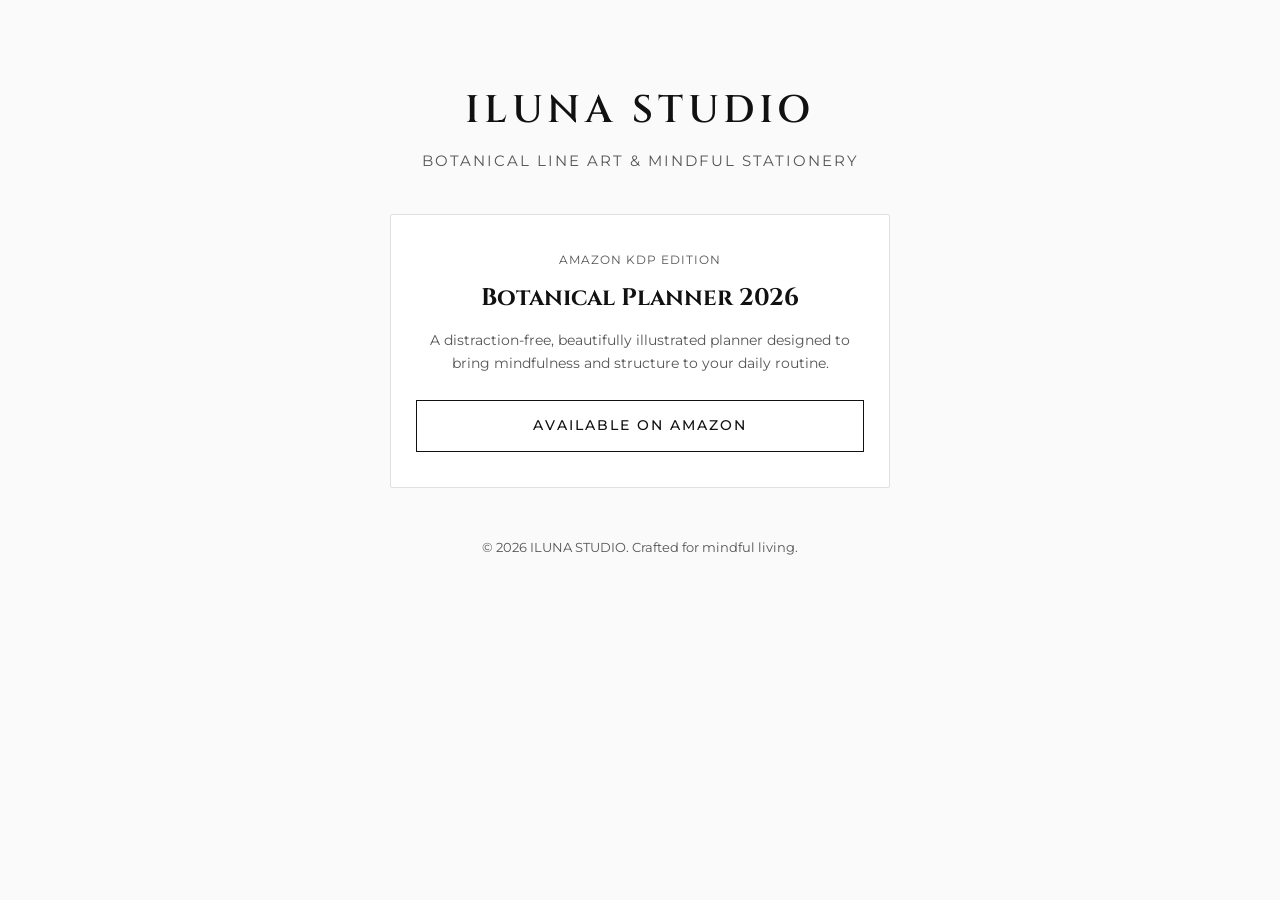
<file: index.html>
<!DOCTYPE html>
<html lang="en">
<head>
    <meta charset="UTF-8">
    <meta name="viewport" content="width=device-width, initial-scale=1.0">
    <title>ILUNA STUDIO | Botanical Line Art & Mindful Stationery</title>
    
    <!-- SEO Global para Mercado Internacional (EUA / Europa) -->
    <meta name="description" content="Minimalist botanical planners, journals, and line art notebooks designed for focus and mindful living. Available worldwide on Amazon KDP.">
    <meta name="robots" content="index, follow">
    
    <!-- Google Fonts: Cinzel & Montserrat -->
    <link rel="preconnect" href="https://fonts.googleapis.com">
    <link rel="preconnect" href="https://fonts.gstatic.com" crossorigin>
    <link href="https://fonts.googleapis.com/css2?family=Cinzel:wght@400;600&family=Montserrat:wght@300;400;500&display=swap" rel="stylesheet">
    
    <link rel="stylesheet" href="style.css">
</head>
<body>

    <header class="hero">
        <h1 class="brand-title">ILUNA STUDIO</h1>
        <p class="brand-subtitle">Botanical Line Art & Mindful Stationery</p>
    </header>

    <main class="container">
        <section class="book-card">
            <span class="badge">Amazon KDP Edition</span>
            <h2>Botanical Planner 2026</h2>
            <p>A distraction-free, beautifully illustrated planner designed to bring mindfulness and structure to your daily routine.</p>
            
            <a href="https://amazon.com" target="_blank" rel="noopener noreferrer" class="btn-amazon">
                Available on Amazon
            </a>
        </section>
    </main>

    <footer>
        <p>&copy; 2026 ILUNA STUDIO. Crafted for mindful living.</p>
    </footer>

</body>
</html>
</file>
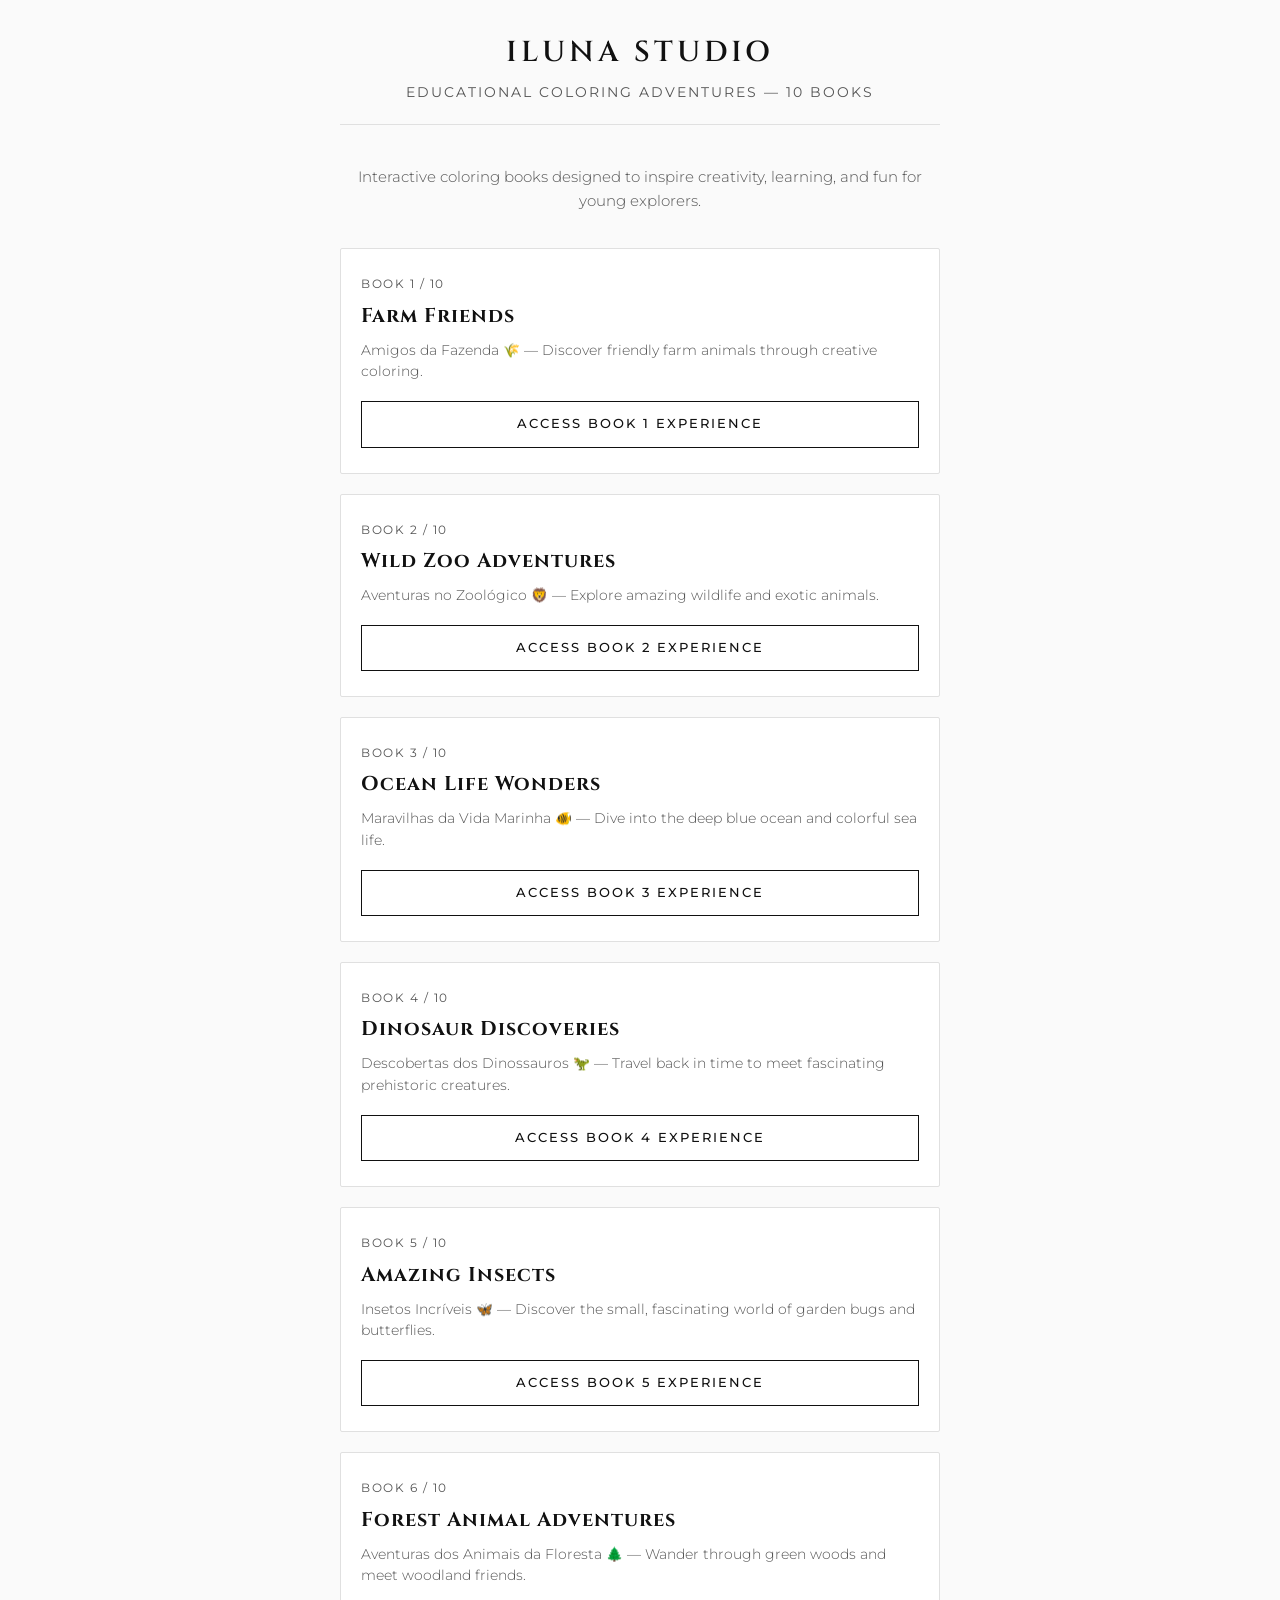
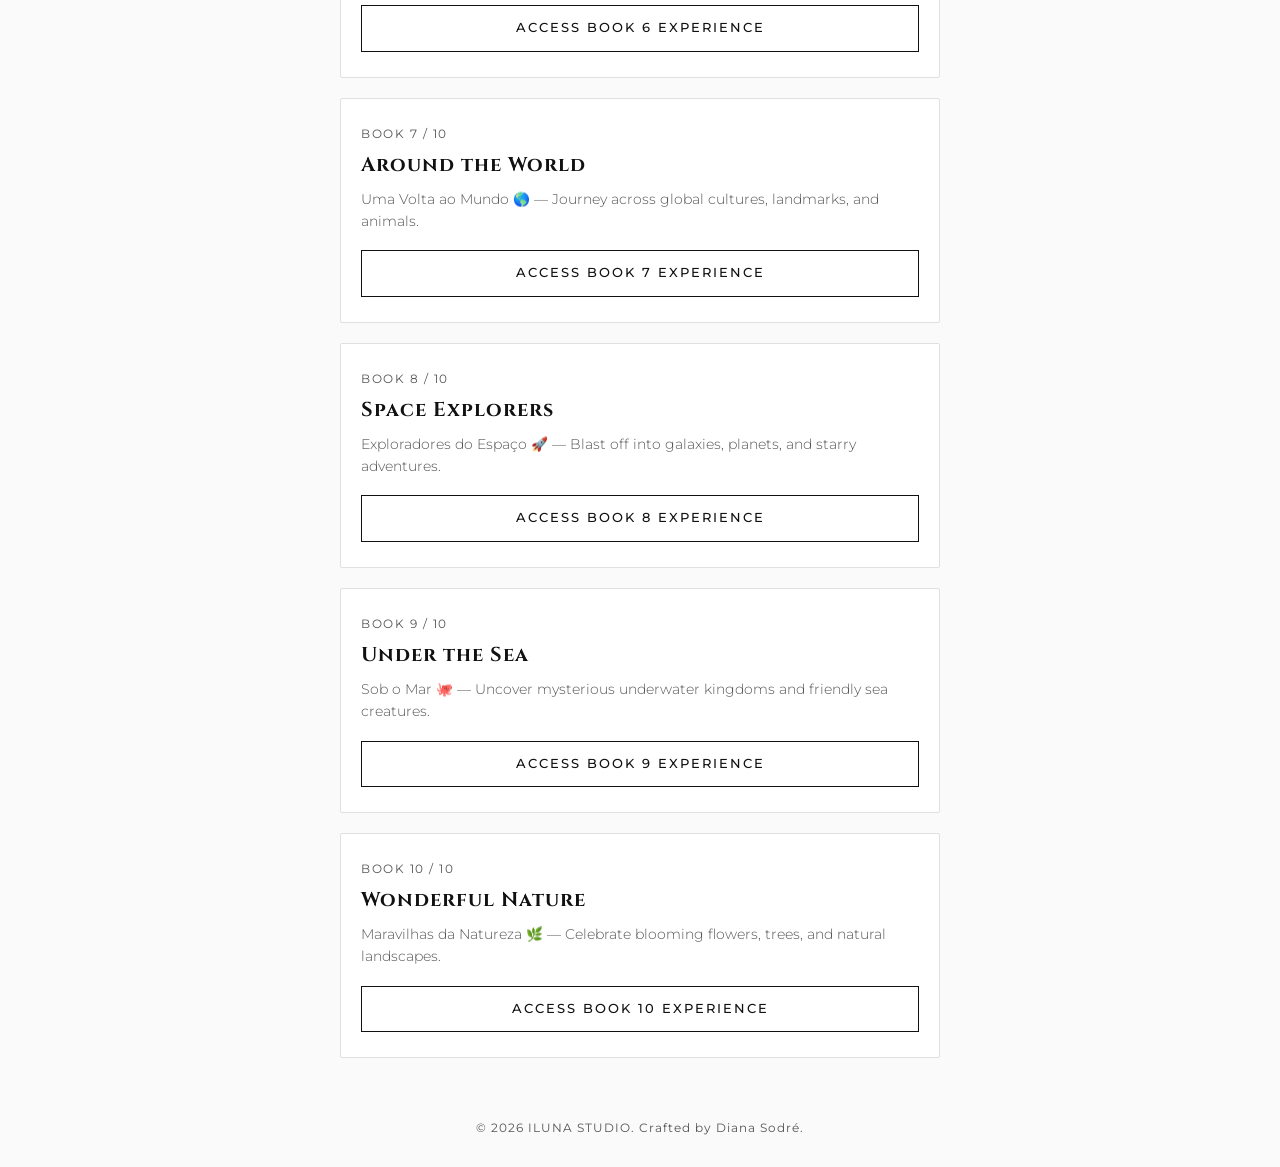
<file: qr/educational-coloring/index.html>
<!DOCTYPE html>
<html lang="en">
<head>
    <meta charset="UTF-8">
    <meta name="viewport" content="width=device-width, initial-scale=1.0">
    <title>ILUNA STUDIO | Educational Coloring Adventures</title>
    
    <!-- SEO Internacional para EUA e Europa -->
    <meta name="description" content="Explore the Educational Coloring Adventures series (10 books) by Diana Sodré. Interactive phygital coloring books for kids.">
    <meta name="robots" content="index, follow">
    <link rel="canonical" href="https://ilunastudios.com/qr/educational-coloring/">

    <!-- Tipografia e Estilos Integrados -->
    <link rel="preconnect" href="https://fonts.googleapis.com">
    <link rel="preconnect" href="https://fonts.gstatic.com" crossorigin>
    <link href="https://fonts.googleapis.com/css2?family=Cinzel:wght@400;600&family=Montserrat:wght@300;400;500&display=swap" rel="stylesheet">

    <style>
        :root {
            --bg-color: #FAFAFA;
            --card-bg: #FFFFFF;
            --text-main: #111111;
            --text-muted: #555555;
            --border-color: #E0E0E0;
            --font-title: 'Cinzel', serif;
            --font-body: 'Montserrat', sans-serif;
        }

        * {
            box-sizing: border-box;
            margin: 0;
            padding: 0;
        }

        body {
            background-color: var(--bg-color);
            color: var(--text-main);
            font-family: var(--font-body);
            line-height: 1.6;
            text-align: center;
            padding: 30px 20px;
        }

        header {
            max-width: 600px;
            margin: 0 auto 40px auto;
            padding-bottom: 20px;
            border-bottom: 1px solid var(--border-color);
        }

        .brand-title {
            font-family: var(--font-title);
            font-size: 1.8rem;
            letter-spacing: 4px;
            font-weight: 600;
            margin-bottom: 6px;
            text-transform: uppercase;
        }

        .collection-subtitle {
            font-size: 0.85rem;
            letter-spacing: 2px;
            color: var(--text-muted);
            text-transform: uppercase;
        }

        .container {
            max-width: 600px;
            margin: 0 auto;
        }

        .series-intro {
            font-size: 0.95rem;
            color: var(--text-muted);
            margin-bottom: 35px;
            font-weight: 300;
        }

        .grid-books {
            display: flex;
            flex-direction: column;
            gap: 20px;
        }

        .book-card {
            background-color: var(--card-bg);
            border: 1px solid var(--border-color);
            padding: 25px 20px;
            border-radius: 2px;
            text-align: left;
            transition: transform 0.2s ease, box-shadow 0.2s ease;
        }

        .book-card:hover {
            transform: translateY(-2px);
            box-shadow: 0 4px 15px rgba(0, 0, 0, 0.04);
        }

        .book-number {
            font-size: 0.75rem;
            letter-spacing: 1.5px;
            text-transform: uppercase;
            color: var(--text-muted);
            display: block;
            margin-bottom: 6px;
        }

        .book-card h2 {
            font-family: var(--font-title);
            font-size: 1.25rem;
            margin-bottom: 8px;
            letter-spacing: 1px;
        }

        .book-card p {
            font-size: 0.85rem;
            color: var(--text-muted);
            margin-bottom: 18px;
            font-weight: 300;
        }

        .btn-amazon {
            display: block;
            width: 100%;
            padding: 12px;
            border: 1px solid var(--text-main);
            color: var(--text-main);
            background: transparent;
            text-decoration: none;
            font-size: 0.8rem;
            font-weight: 500;
            letter-spacing: 2px;
            text-transform: uppercase;
            text-align: center;
            transition: all 0.3s ease;
        }

        .btn-amazon:hover {
            background-color: var(--text-main);
            color: #FFFFFF;
        }

        footer {
            margin-top: 60px;
            font-size: 0.75rem;
            color: var(--text-muted);
            letter-spacing: 1px;
        }
    </style>
</head>
<body>

    <header>
        <h1 class="brand-title">ILUNA STUDIO</h1>
        <p class="collection-subtitle">Educational Coloring Adventures — 10 Books</p>
    </header>

    <main class="container">
        <p class="series-intro">
            Interactive coloring books designed to inspire creativity, learning, and fun for young explorers.
        </p>

        <section class="grid-books">
            
            <!-- Book 1 -->
            <article class="book-card">
                <span class="book-number">Book 1 / 10</span>
                <h2>Farm Friends</h2>
                <p>Amigos da Fazenda 🌾 — Discover friendly farm animals through creative coloring.</p>
                <a href="https://ilunastudios.com/qr/educational-coloring/animais/book1-farm-friends" class="btn-amazon">Access Book 1 Experience</a>
            </article>

            <!-- Book 2 -->
            <article class="book-card">
                <span class="book-number">Book 2 / 10</span>
                <h2>Wild Zoo Adventures</h2>
                <p>Aventuras no Zoológico 🦁 — Explore amazing wildlife and exotic animals.</p>
                <a href="https://ilunastudios.com/qr/educational-coloring/animais/book2-wild-zoo-adventures" class="btn-amazon">Access Book 2 Experience</a>
            </article>

            <!-- Book 3 -->
            <article class="book-card">
                <span class="book-number">Book 3 / 10</span>
                <h2>Ocean Life Wonders</h2>
                <p>Maravilhas da Vida Marinha 🐠 — Dive into the deep blue ocean and colorful sea life.</p>
                <a href="https://ilunastudios.com/qr/educational-coloring/animais/book3-ocean-life-wonders" class="btn-amazon">Access Book 3 Experience</a>
            </article>

            <!-- Book 4 -->
            <article class="book-card">
                <span class="book-number">Book 4 / 10</span>
                <h2>Dinosaur Discoveries</h2>
                <p>Descobertas dos Dinossauros 🦖 — Travel back in time to meet fascinating prehistoric creatures.</p>
                <a href="https://ilunastudios.com/qr/educational-coloring/animais/book4-dinosaur-discoveries" class="btn-amazon">Access Book 4 Experience</a>
            </article>

            <!-- Book 5 -->
            <article class="book-card">
                <span class="book-number">Book 5 / 10</span>
                <h2>Amazing Insects</h2>
                <p>Insetos Incríveis 🦋 — Discover the small, fascinating world of garden bugs and butterflies.</p>
                <a href="https://ilunastudios.com/qr/educational-coloring/animais/book5-amazing-insects" class="btn-amazon">Access Book 5 Experience</a>
            </article>

            <!-- Book 6 -->
            <article class="book-card">
                <span class="book-number">Book 6 / 10</span>
                <h2>Forest Animal Adventures</h2>
                <p>Aventuras dos Animais da Floresta 🌲 — Wander through green woods and meet woodland friends.</p>
                <a href="https://ilunastudios.com/qr/educational-coloring/animais/book6-forest-animal-adventures" class="btn-amazon">Access Book 6 Experience</a>
            </article>

            <!-- Book 7 -->
            <article class="book-card">
                <span class="book-number">Book 7 / 10</span>
                <h2>Around the World</h2>
                <p>Uma Volta ao Mundo 🌎 — Journey across global cultures, landmarks, and animals.</p>
                <a href="https://ilunastudios.com/qr/educational-coloring/animais/book7-around-the-world" class="btn-amazon">Access Book 7 Experience</a>
            </article>

            <!-- Book 8 -->
            <article class="book-card">
                <span class="book-number">Book 8 / 10</span>
                <h2>Space Explorers</h2>
                <p>Exploradores do Espaço 🚀 — Blast off into galaxies, planets, and starry adventures.</p>
                <a href="https://ilunastudios.com/qr/educational-coloring/animais/book8-space-explorers" class="btn-amazon">Access Book 8 Experience</a>
            </article>

            <!-- Book 9 -->
            <article class="book-card">
                <span class="book-number">Book 9 / 10</span>
                <h2>Under the Sea</h2>
                <p>Sob o Mar 🐙 — Uncover mysterious underwater kingdoms and friendly sea creatures.</p>
                <a href="https://ilunastudios.com/qr/educational-coloring/animais/book9-under-the-sea" class="btn-amazon">Access Book 9 Experience</a>
            </article>

            <!-- Book 10 -->
            <article class="book-card">
                <span class="book-number">Book 10 / 10</span>
                <h2>Wonderful Nature</h2>
                <p>Maravilhas da Natureza 🌿 — Celebrate blooming flowers, trees, and natural landscapes.</p>
                <a href="https://ilunastudios.com/qr/educational-coloring/animais/book10-wonderful-nature" class="btn-amazon">Access Book 10 Experience</a>
            </article>

        </section>
    </main>

    <footer>
        <p>&copy; 2026 ILUNA STUDIO. Crafted by Diana Sodré.</p>
    </footer>

</body>
</html>
</file>
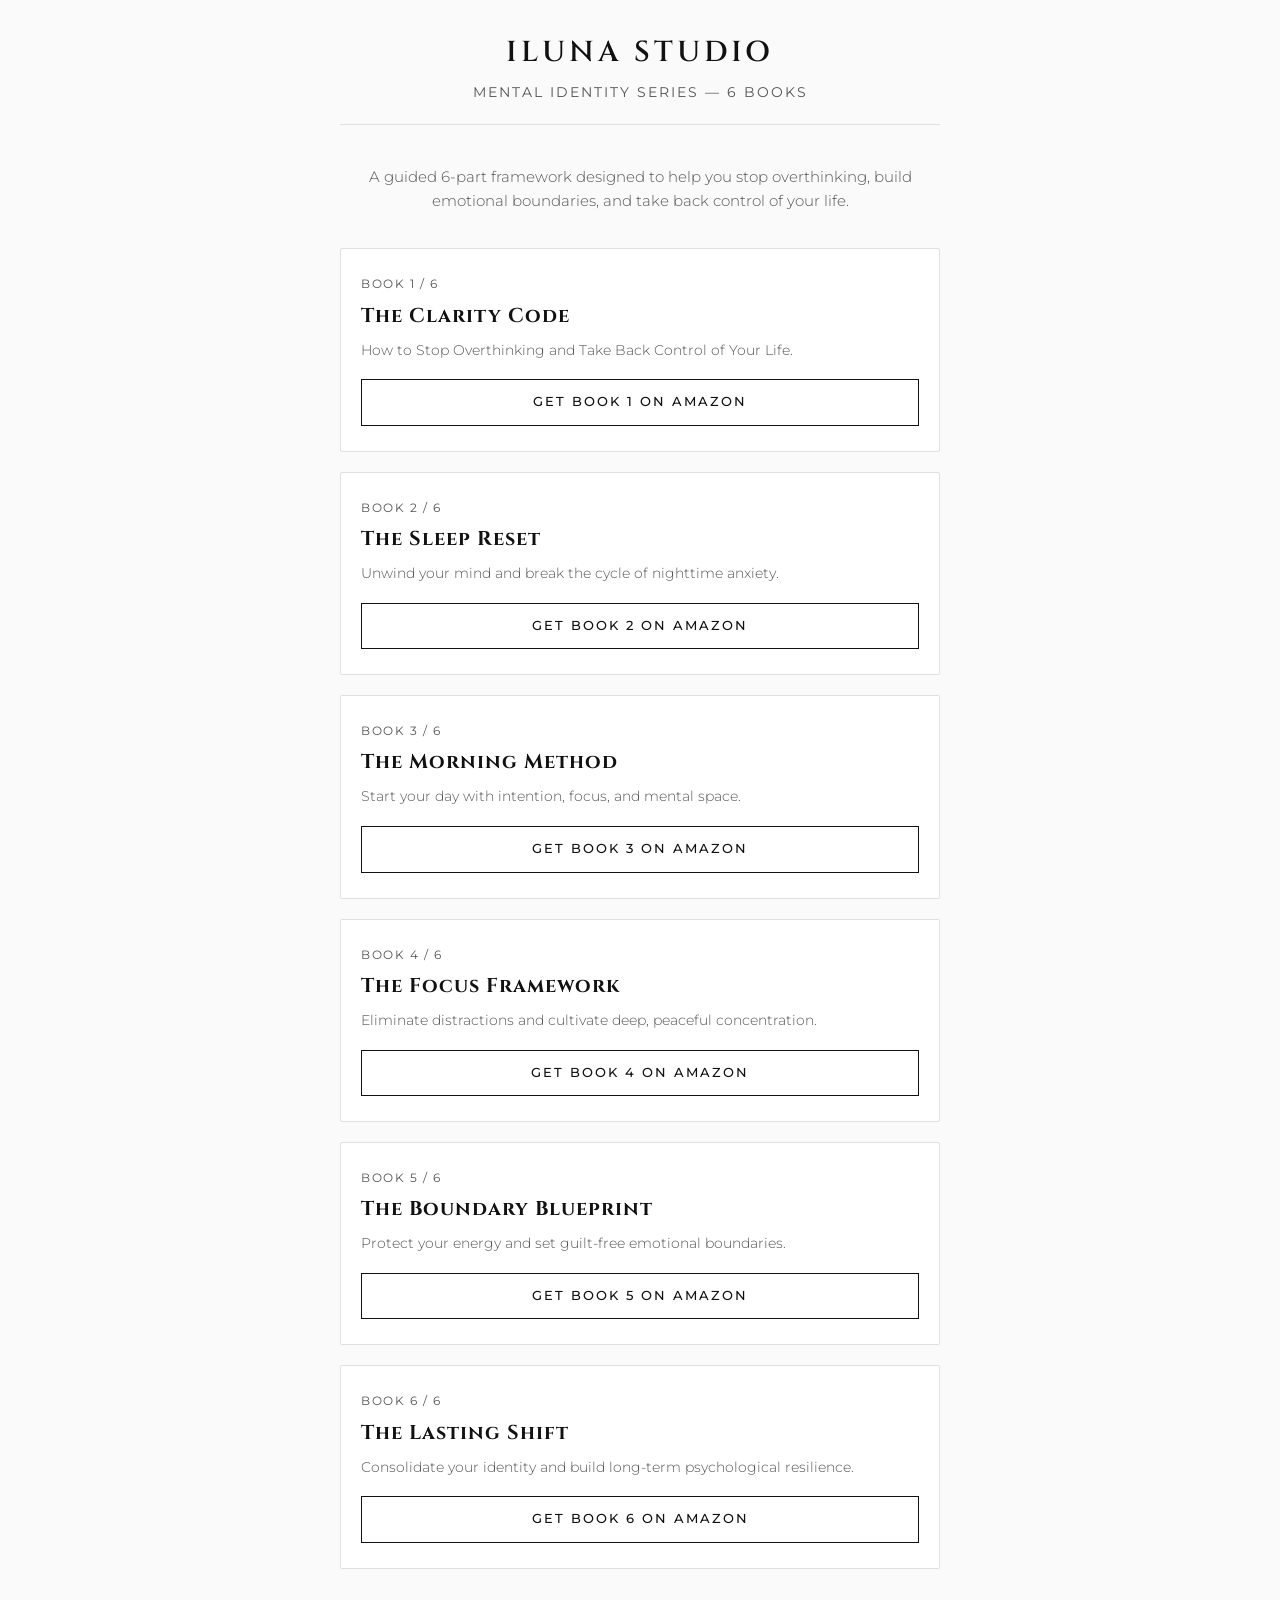
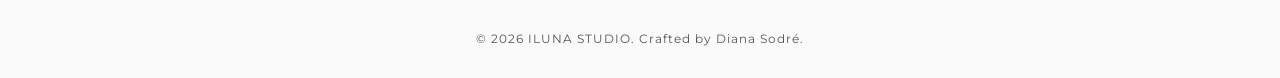
<file: qr/identidade-mental/index.html>
<!DOCTYPE html>
<html lang="en">
<head>
    <meta charset="UTF-8">
    <meta name="viewport" content="width=device-width, initial-scale=1.0">
    <title>ILUNA STUDIO | Mental Identity Series</title>
    
    <!-- SEO Internacional para EUA e Europa -->
    <meta name="description" content="Explore the 6-book Mental Identity Series by Diana Sodré. Guided journals designed to stop overthinking and build mental clarity.">
    <meta name="robots" content="index, follow">
    <link rel="canonical" href="https://ilunastudios.com/qr/identidade-mental/en/">

    <!-- Tipografia e Estilos Integrados (Performance & Carregamento Instantâneo) -->
    <link rel="preconnect" href="https://fonts.googleapis.com">
    <link rel="preconnect" href="https://fonts.gstatic.com" crossorigin>
    <link href="https://fonts.googleapis.com/css2?family=Cinzel:wght@400;600&family=Montserrat:wght@300;400;500&display=swap" rel="stylesheet">

    <style>
        :root {
            --bg-color: #FAFAFA;
            --card-bg: #FFFFFF;
            --text-main: #111111;
            --text-muted: #555555;
            --border-color: #E0E0E0;
            --font-title: 'Cinzel', serif;
            --font-body: 'Montserrat', sans-serif;
        }

        * {
            box-sizing: border-box;
            margin: 0;
            padding: 0;
        }

        body {
            background-color: var(--bg-color);
            color: var(--text-main);
            font-family: var(--font-body);
            line-height: 1.6;
            text-align: center;
            padding: 30px 20px;
        }

        header {
            max-width: 600px;
            margin: 0 auto 40px auto;
            padding-bottom: 20px;
            border-bottom: 1px solid var(--border-color);
        }

        .brand-title {
            font-family: var(--font-title);
            font-size: 1.8rem;
            letter-spacing: 4px;
            font-weight: 600;
            margin-bottom: 6px;
            text-transform: uppercase;
        }

        .collection-subtitle {
            font-size: 0.85rem;
            letter-spacing: 2px;
            color: var(--text-muted);
            text-transform: uppercase;
        }

        .container {
            max-width: 600px;
            margin: 0 auto;
        }

        .series-intro {
            font-size: 0.95rem;
            color: var(--text-muted);
            margin-bottom: 35px;
            font-weight: 300;
        }

        .grid-books {
            display: flex;
            flex-direction: column;
            gap: 20px;
        }

        .book-card {
            background-color: var(--card-bg);
            border: 1px solid var(--border-color);
            padding: 25px 20px;
            border-radius: 2px;
            text-align: left;
            transition: transform 0.2s ease, box-shadow 0.2s ease;
        }

        .book-card:hover {
            transform: translateY(-2px);
            box-shadow: 0 4px 15px rgba(0, 0, 0, 0.04);
        }

        .book-number {
            font-size: 0.75rem;
            letter-spacing: 1.5px;
            text-transform: uppercase;
            color: var(--text-muted);
            display: block;
            margin-bottom: 6px;
        }

        .book-card h2 {
            font-family: var(--font-title);
            font-size: 1.25rem;
            margin-bottom: 8px;
            letter-spacing: 1px;
        }

        .book-card p {
            font-size: 0.85rem;
            color: var(--text-muted);
            margin-bottom: 18px;
            font-weight: 300;
        }

        .btn-amazon {
            display: block;
            width: 100%;
            padding: 12px;
            border: 1px solid var(--text-main);
            color: var(--text-main);
            background: transparent;
            text-decoration: none;
            font-size: 0.8rem;
            font-weight: 500;
            letter-spacing: 2px;
            text-transform: uppercase;
            text-align: center;
            transition: all 0.3s ease;
        }

        .btn-amazon:hover {
            background-color: var(--text-main);
            color: #FFFFFF;
        }

        footer {
            margin-top: 60px;
            font-size: 0.75rem;
            color: var(--text-muted);
            letter-spacing: 1px;
        }
    </style>
</head>
<body>

    <header>
        <h1 class="brand-title">ILUNA STUDIO</h1>
        <p class="collection-subtitle">Mental Identity Series — 6 Books</p>
    </header>

    <main class="container">
        <p class="series-intro">
            A guided 6-part framework designed to help you stop overthinking, build emotional boundaries, and take back control of your life.
        </p>

        <section class="grid-books">
            
            <!-- Book 1 -->
            <article class="book-card">
                <span class="book-number">Book 1 / 6</span>
                <h2>The Clarity Code</h2>
                <p>How to Stop Overthinking and Take Back Control of Your Life.</p>
                <a href="https://ilunastudios.com/qr/identidade-mental/en/book1" class="btn-amazon">
                    Get Book 1 on Amazon
                </a>
            </article>

            <!-- Book 2 -->
            <article class="book-card">
                <span class="book-number">Book 2 / 6</span>
                <h2>The Sleep Reset</h2>
                <p>Unwind your mind and break the cycle of nighttime anxiety.</p>
                <a href="https://ilunastudios.com/qr/identidade-mental/en/book2" class="btn-amazon">
                    Get Book 2 on Amazon
                </a>
            </article>

            <!-- Book 3 -->
            <article class="book-card">
                <span class="book-number">Book 3 / 6</span>
                <h2>The Morning Method</h2>
                <p>Start your day with intention, focus, and mental space.</p>
                <a href="https://ilunastudios.com/qr/identidade-mental/en/book3" class="btn-amazon">
                    Get Book 3 on Amazon
                </a>
            </article>

            <!-- Book 4 -->
            <article class="book-card">
                <span class="book-number">Book 4 / 6</span>
                <h2>The Focus Framework</h2>
                <p>Eliminate distractions and cultivate deep, peaceful concentration.</p>
                <a href="https://ilunastudios.com/qr/identidade-mental/en/book4" class="btn-amazon">
                    Get Book 4 on Amazon
                </a>
            </article>

            <!-- Book 5 -->
            <article class="book-card">
                <span class="book-number">Book 5 / 6</span>
                <h2>The Boundary Blueprint</h2>
                <p>Protect your energy and set guilt-free emotional boundaries.</p>
                <a href="https://ilunastudios.com/qr/identidade-mental/en/book5" class="btn-amazon">
                    Get Book 5 on Amazon
                </a>
            </article>

            <!-- Book 6 -->
            <article class="book-card">
                <span class="book-number">Book 6 / 6</span>
                <h2>The Lasting Shift</h2>
                <p>Consolidate your identity and build long-term psychological resilience.</p>
                <a href="https://ilunastudios.com/qr/identidade-mental/en/book6" class="btn-amazon">
                    Get Book 6 on Amazon
                </a>
            </article>

        </section>
    </main>

    <footer>
        <p>&copy; 2026 ILUNA STUDIO. Crafted by Diana Sodré.</p>
    </footer>

</body>
</html>
</file>
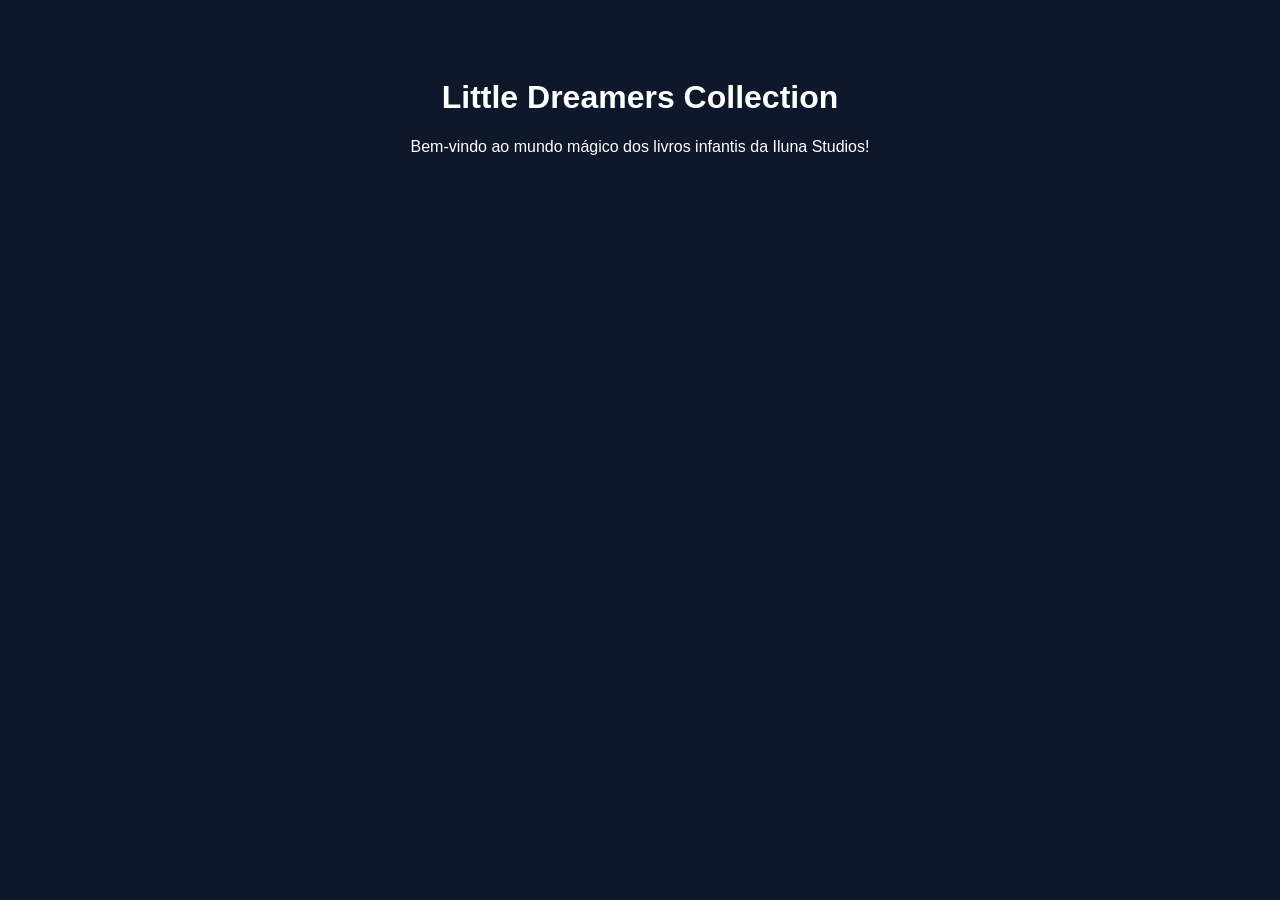
<file: qr/little-dreamers-collection/index.html>
<!DOCTYPE html>
<html lang="pt-BR">
<head>
    <meta charset="UTF-8">
    <title>Little Dreamers Collection - Iluna Studios</title>
</head>
<body style="font-family: Arial; text-align: center; padding: 50px; background: #0f172a; color: #fff;">
    <h1>Little Dreamers Collection</h1>
    <p>Bem-vindo ao mundo mágico dos livros infantis da Iluna Studios!</p>
</body>
</html>
</file>
<file: style.css>
:root {
    --bg-color: #FAFAFA;       /* Cinza perolado suave para não cansar a vista */
    --card-bg: #FFFFFF;        /* Branco nos cards de produto */
    --text-main: #111111;      /* Preto denso para leitura limpa */
    --text-muted: #555555;     /* Cinza para subtítulos */
    --border-color: #E0E0E0;   /* Traços finos em estética Line Art */
    
    --font-title: 'Cinzel', serif;
    --font-body: 'Montserrat', sans-serif;
}

* {
    box-sizing: border-box;
    margin: 0;
    padding: 0;
}

body {
    background-color: var(--bg-color);
    color: var(--text-main);
    font-family: var(--font-body);
    line-height: 1.6;
    text-align: center;
    padding: 20px;
}

.hero {
    padding: 60px 20px 40px;
}

.brand-title {
    font-family: var(--font-title);
    font-size: 2.4rem;
    letter-spacing: 5px;
    font-weight: 600;
    margin-bottom: 8px;
}

.brand-subtitle {
    font-size: 0.95rem;
    letter-spacing: 2px;
    color: var(--text-muted);
    text-transform: uppercase;
}

.container {
    max-width: 500px; /* Largura ideal para leitura no celular (sem sobrecarga TDAH) */
    margin: 0 auto;
}

.book-card {
    background-color: var(--card-bg);
    border: 1px solid var(--border-color);
    padding: 35px 25px;
    margin-bottom: 25px;
    border-radius: 2px;
    transition: transform 0.2s ease, box-shadow 0.2s ease;
}

.book-card:hover {
    transform: translateY(-2px);
    box-shadow: 0 4px 15px rgba(0, 0, 0, 0.05);
}

.badge {
    font-size: 0.75rem;
    letter-spacing: 1px;
    text-transform: uppercase;
    color: var(--text-muted);
    display: block;
    margin-bottom: 10px;
}

.book-card h2 {
    font-family: var(--font-title);
    font-size: 1.5rem;
    margin-bottom: 12px;
}

.book-card p {
    font-size: 0.9rem;
    color: var(--text-muted);
    margin-bottom: 25px;
}

.btn-amazon {
    display: inline-block;
    width: 100%;
    padding: 14px;
    border: 1px solid var(--text-main);
    color: var(--text-main);
    background: transparent;
    text-decoration: none;
    font-size: 0.85rem;
    font-weight: 500;
    letter-spacing: 2px;
    text-transform: uppercase;
    transition: all 0.3s ease;
}

.btn-amazon:hover {
    background-color: var(--text-main);
    color: #FFFFFF;
}

footer {
    margin-top: 50px;
    font-size: 0.8rem;
    color: var(--text-muted);
}
</file>
